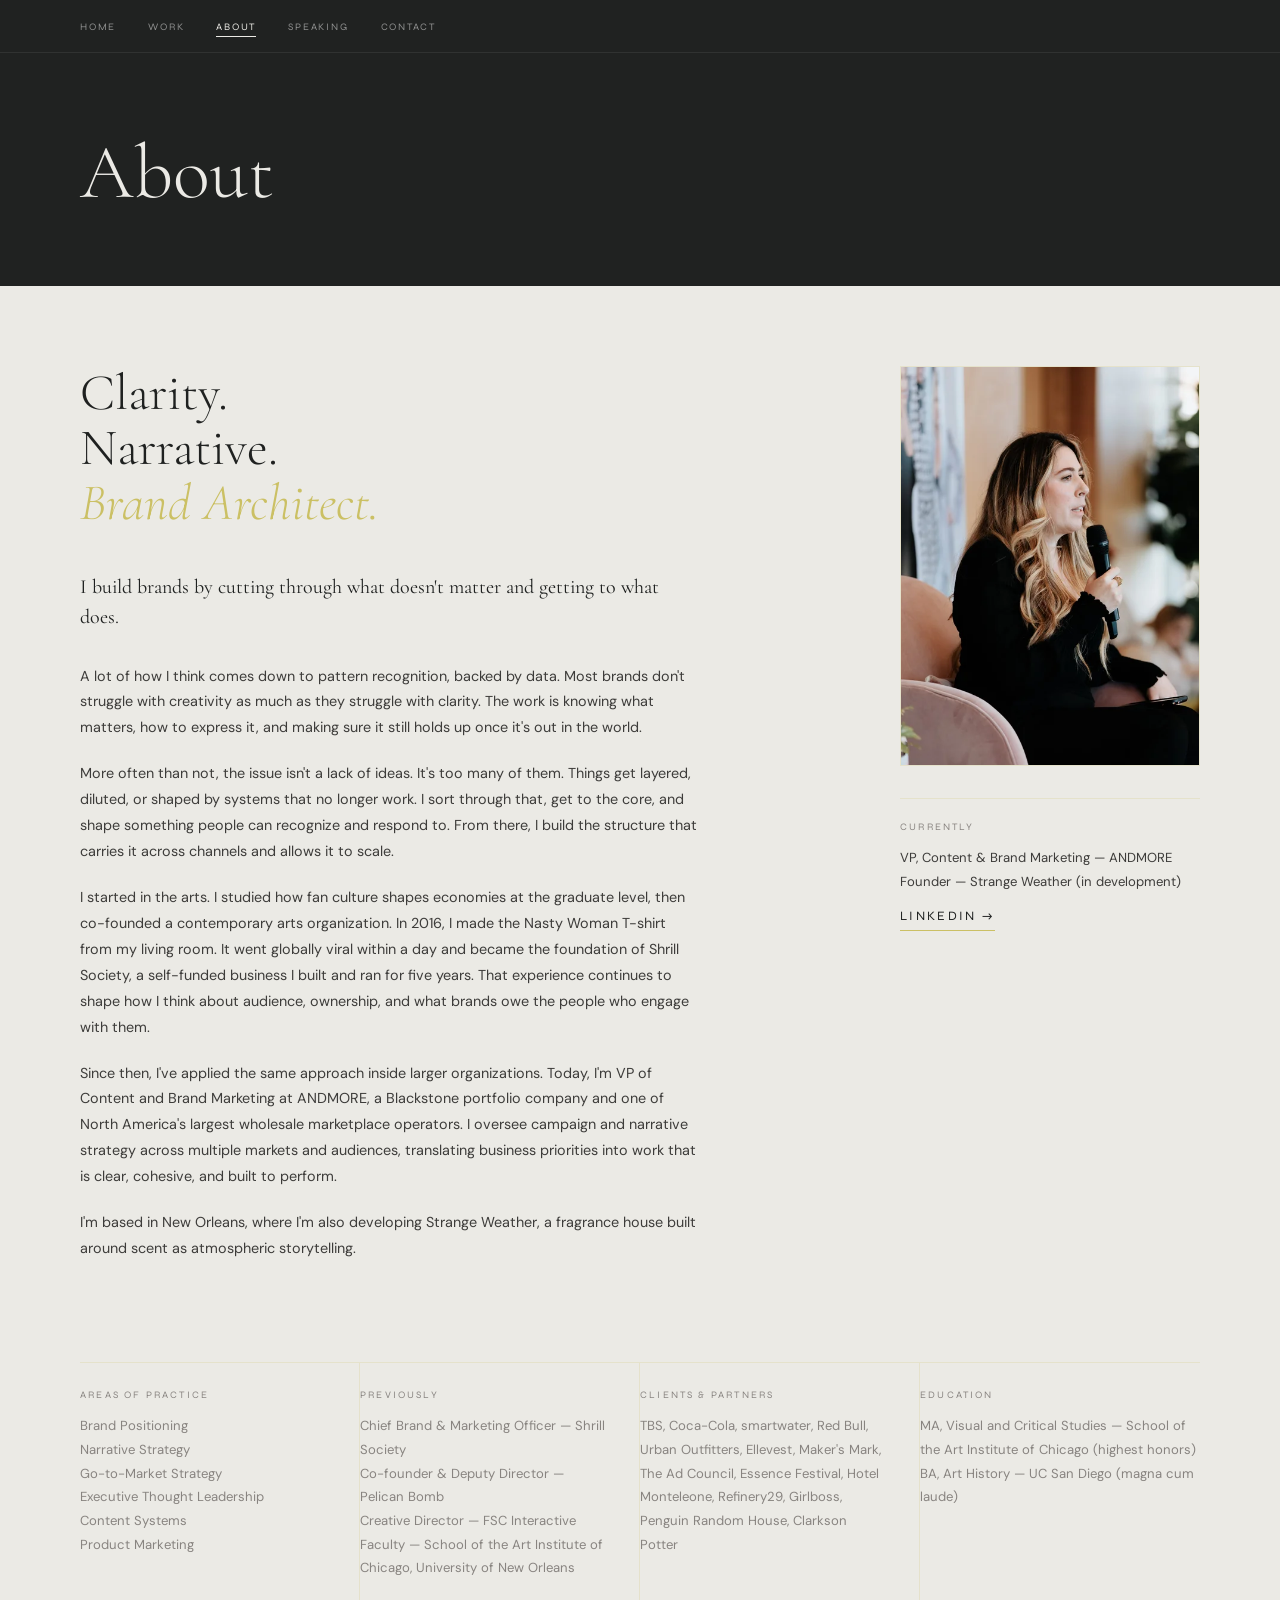
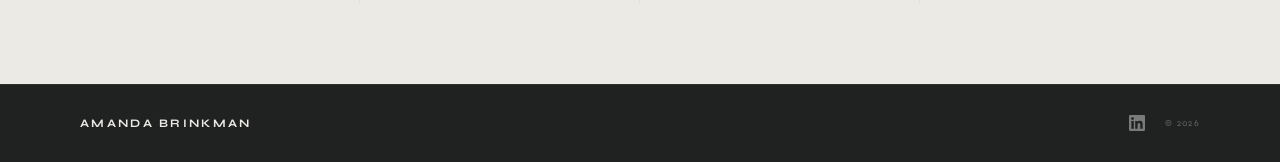
<file: about.html>
<!DOCTYPE html>
<html lang="en">
<head>
  <meta charset="UTF-8">
  <meta name="viewport" content="width=device-width, initial-scale=1.0">
  <title>About — Amanda Brinkman</title>
  <meta name="description" content="Twenty years building brands at the intersection of cultural intelligence, narrative architecture, and commercial strategy.">
  <link rel="preconnect" href="https://fonts.googleapis.com">
  <link rel="preconnect" href="https://fonts.gstatic.com" crossorigin>
  <link href="https://fonts.googleapis.com/css2?family=Cormorant+Garamond:ital,wght@0,300;0,400;0,500;0,600;0,700;1,300;1,400;1,600&family=DM+Sans:wght@300;400;500&family=Syne:wght@400;500;600;700;800&display=swap" rel="stylesheet">
  <link rel="icon" href="favicon.ico">
  <link rel="stylesheet" href="css/style.css">
</head>
<body>

  <nav class="site-nav" role="navigation" aria-label="Main">
    <div class="container nav-inner">
      
      <button class="nav-toggle" aria-label="Toggle navigation" aria-expanded="false">
        <span></span><span></span><span></span>
      </button>
      <ul class="nav-links">
        <li><a href="index.html">Home</a></li>
        <li><a href="work.html">Work</a></li>
        <li><a href="about.html">About</a></li>
        <li><a href="speaking.html">Speaking</a></li>
        <li><a href="contact.html">Contact</a></li>
      </ul>
    </div>
  </nav>

  <header class="page-header">
    <div class="container">
      <h1>About</h1>
    </div>
  </header>

  <main>
    <div class="container">
      <div class="about-grid">

        <!-- LEFT: BIO -->
        <div class="about-body">
          <h2 class="about-heading">Clarity.<br>Narrative.<br><em>Brand Architect.</em></h2>

          <p class="about-lede">I build brands by cutting through what doesn't matter and getting to what does.</p>

          <p>A lot of how I think comes down to pattern recognition, backed by data. Most brands don't struggle with creativity as much as they struggle with clarity. The work is knowing what matters, how to express it, and making sure it still holds up once it's out in the world.</p>

          <p>More often than not, the issue isn't a lack of ideas. It's too many of them. Things get layered, diluted, or shaped by systems that no longer work. I sort through that, get to the core, and shape something people can recognize and respond to. From there, I build the structure that carries it across channels and allows it to scale.</p>

          <p>I started in the arts. I studied how fan culture shapes economies at the graduate level, then co-founded a contemporary arts organization. In 2016, I made the Nasty Woman T-shirt from my living room. It went globally viral within a day and became the foundation of Shrill Society, a self-funded business I built and ran for five years. That experience continues to shape how I think about audience, ownership, and what brands owe the people who engage with them.</p>

          <p>Since then, I've applied the same approach inside larger organizations. Today, I'm VP of Content and Brand Marketing at ANDMORE, a Blackstone portfolio company and one of North America's largest wholesale marketplace operators. I oversee campaign and narrative strategy across multiple markets and audiences, translating business priorities into work that is clear, cohesive, and built to perform.</p>

          <p>I'm based in New Orleans, where I'm also developing Strange Weather, a fragrance house built around scent as atmospheric storytelling.</p>


        </div>

        <!-- RIGHT: PHOTO + CURRENTLY -->
        <aside class="photo-col">

          <div class="about-photo-frame">
            <img src="images/speaking.webp" alt="Amanda Brinkman">
          </div>

          <div class="sidebar-block">
            <span class="label">Currently</span>
            <p>VP, Content &amp; Brand Marketing — ANDMORE<br>Founder — Strange Weather (in development)</p>
            <a href="https://www.linkedin.com/in/amandaleighbrinkman/" target="_blank" rel="noopener" class="cta-link" style="font-size:0.8rem;margin-top:0.75rem;display:inline-block;">LinkedIn →</a>
          </div>

        </aside>

      </div>

      <!-- FULL-WIDTH METADATA STRIP -->
      <div class="about-meta reveal-stagger">
        <div class="about-meta-block">
          <span class="label">Areas of Practice</span>
          <p>Brand Positioning<br>Narrative Strategy<br>Go-to-Market Strategy<br>Executive Thought Leadership<br>Content Systems<br>Product Marketing</p>
        </div>
        <div class="about-meta-block">
          <span class="label">Previously</span>
          <p>Chief Brand &amp; Marketing Officer — Shrill Society<br>Co-founder &amp; Deputy Director — Pelican Bomb<br>Creative Director — FSC Interactive<br>Faculty — School of the Art Institute of Chicago, University of New Orleans</p>
        </div>
        <div class="about-meta-block">
          <span class="label">Clients &amp; Partners</span>
          <p>TBS, Coca-Cola, smartwater, Red Bull, Urban Outfitters, Ellevest, Maker's Mark, The Ad Council, Essence Festival, Hotel Monteleone, Refinery29, Girlboss, Penguin Random House, Clarkson Potter</p>
        </div>
        <div class="about-meta-block">
          <span class="label">Education</span>
          <p>MA, Visual and Critical Studies — School of the Art Institute of Chicago (highest honors)<br>BA, Art History — UC San Diego (magna cum laude)</p>
        </div>
      </div>

    </div>
  </main>

  <footer class="site-footer">
    <div class="container footer-inner">
      <span class="nav-logo">Amanda Brinkman</span>
      <div style="display:flex;align-items:center;gap:1.25rem;">
        <a href="https://www.linkedin.com/in/amandaleighbrinkman/" target="_blank" rel="noopener" aria-label="LinkedIn" style="color:rgba(255,255,255,0.4);display:flex;align-items:center;transition:color 0.2s;" onmouseover="this.style.color='rgba(255,255,255,0.9)'" onmouseout="this.style.color='rgba(255,255,255,0.4)'">
          <svg xmlns="http://www.w3.org/2000/svg" viewBox="0 0 24 24" width="16" height="16" fill="currentColor"><path d="M20.447 20.452h-3.554v-5.569c0-1.328-.027-3.037-1.852-3.037-1.853 0-2.136 1.445-2.136 2.939v5.667H9.351V9h3.414v1.561h.046c.477-.9 1.637-1.85 3.37-1.85 3.601 0 4.267 2.37 4.267 5.455v6.286zM5.337 7.433a2.062 2.062 0 01-2.063-2.065 2.064 2.064 0 112.063 2.065zm1.782 13.019H3.555V9h3.564v11.452zM22.225 0H1.771C.792 0 0 .774 0 1.729v20.542C0 23.227.792 24 1.771 24h20.451C23.2 24 24 23.227 24 22.271V1.729C24 .774 23.2 0 22.222 0h.003z"/></svg>
        </a>
        <p>© 2026</p>
      </div>
    </div>
  </footer>

  <script src="js/nav.js"></script>
  <script src="js/reveal.js"></script>
</body>
</html>
</file>
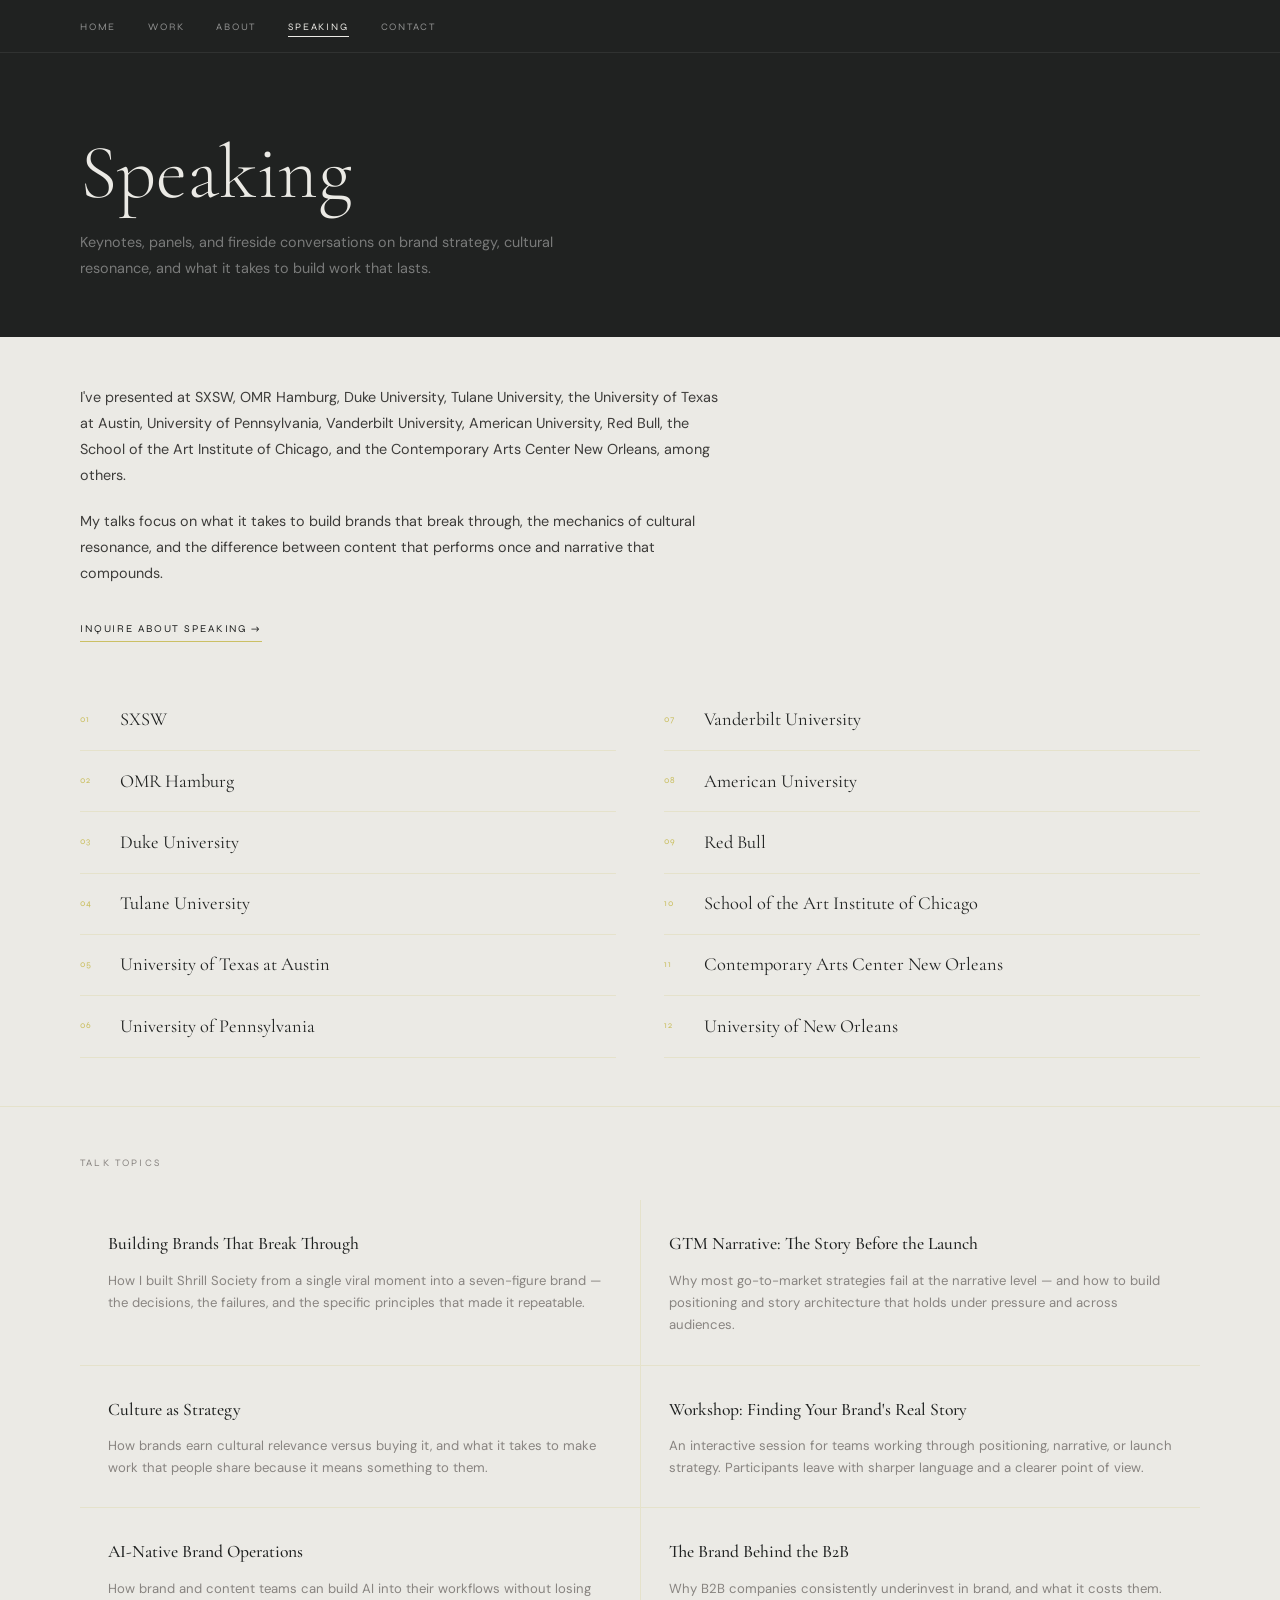
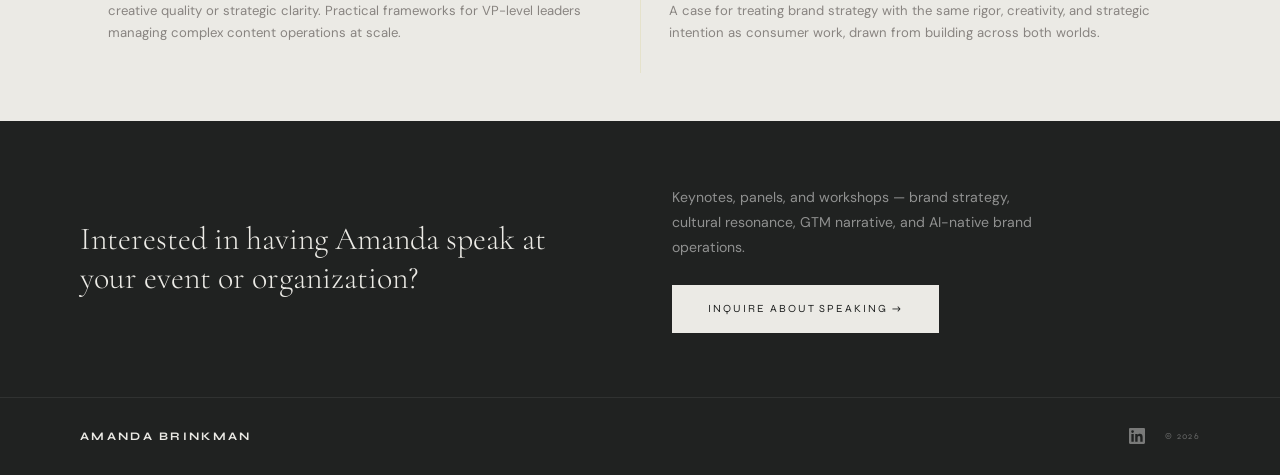
<file: speaking.html>
<!DOCTYPE html>
<html lang="en">
<head>
  <meta charset="UTF-8">
  <meta name="viewport" content="width=device-width, initial-scale=1.0">
  <title>Speaking — Amanda Brinkman</title>
  <meta name="description" content="Keynotes, panels, and workshops at SXSW, OMR Hamburg, Duke, Tulane, Red Bull, and more.">
  <link rel="preconnect" href="https://fonts.googleapis.com">
  <link rel="preconnect" href="https://fonts.gstatic.com" crossorigin>
  <link href="https://fonts.googleapis.com/css2?family=Cormorant+Garamond:ital,wght@0,300;0,400;0,500;0,600;0,700;1,300;1,400;1,600&family=DM+Sans:wght@300;400;500&family=Syne:wght@400;500;600;700;800&display=swap" rel="stylesheet">
  <link rel="icon" href="favicon.ico">
  <link rel="stylesheet" href="css/style.css">
</head>
<body>

  <nav class="site-nav" role="navigation" aria-label="Main">
    <div class="container nav-inner">
      
      <button class="nav-toggle" aria-label="Toggle navigation" aria-expanded="false">
        <span></span><span></span><span></span>
      </button>
      <ul class="nav-links">
        <li><a href="index.html">Home</a></li>
        <li><a href="work.html">Work</a></li>
        <li><a href="about.html">About</a></li>
        <li><a href="speaking.html">Speaking</a></li>
        <li><a href="contact.html">Contact</a></li>
      </ul>
    </div>
  </nav>

  <header class="page-header">
    <div class="container">
      <h1>Speaking</h1>
      <p class="subhead">Keynotes, panels, and fireside conversations on brand strategy, cultural resonance, and what it takes to build work that lasts.</p>
    </div>
  </header>

  <main>

    <section class="speaking-intro">
      <div class="container">
        <p style="max-width:640px;font-size:0.9rem;line-height:1.8;margin-bottom:1.25rem;">I've presented at SXSW, OMR Hamburg, Duke University, Tulane University, the University of Texas at Austin, University of Pennsylvania, Vanderbilt University, American University, Red Bull, the School of the Art Institute of Chicago, and the Contemporary Arts Center New Orleans, among others.</p>
        <p style="max-width:640px;font-size:0.9rem;line-height:1.8;margin-bottom:1.75rem;">My talks focus on what it takes to build brands that break through, the mechanics of cultural resonance, and the difference between content that performs once and narrative that compounds.</p>
        <a href="contact.html" class="cta-link">Inquire about speaking →</a>
      </div>
    </section>

    <section class="venues">
      <div class="container">
        <ul class="venue-list reveal-stagger">
          <li>SXSW</li>
          <li>OMR Hamburg</li>
          <li>Duke University</li>
          <li>Tulane University</li>
          <li>University of Texas at Austin</li>
          <li>University of Pennsylvania</li>
          <li>Vanderbilt University</li>
          <li>American University</li>
          <li>Red Bull</li>
          <li>School of the Art Institute of Chicago</li>
          <li>Contemporary Arts Center New Orleans</li>
          <li>University of New Orleans</li>
        </ul>
      </div>
    </section>

    <section class="topics">
      <div class="container">
        <span class="label" style="margin-bottom:1.75rem;">Talk Topics</span>
        <div class="topics-grid reveal-stagger">
          <div class="topic-card">
            <span class="topic-title">Building Brands That Break Through</span>
            <p class="topic-desc">How I built Shrill Society from a single viral moment into a seven-figure brand — the decisions, the failures, and the specific principles that made it repeatable.</p>
          </div>
          <div class="topic-card">
            <span class="topic-title">GTM Narrative: The Story Before the Launch</span>
            <p class="topic-desc">Why most go-to-market strategies fail at the narrative level — and how to build positioning and story architecture that holds under pressure and across audiences.</p>
          </div>
          <div class="topic-card">
            <span class="topic-title">Culture as Strategy</span>
            <p class="topic-desc">How brands earn cultural relevance versus buying it, and what it takes to make work that people share because it means something to them.</p>
          </div>
          <div class="topic-card">
            <span class="topic-title">Workshop: Finding Your Brand's Real Story</span>
            <p class="topic-desc">An interactive session for teams working through positioning, narrative, or launch strategy. Participants leave with sharper language and a clearer point of view.</p>
          </div>
          <div class="topic-card">
            <span class="topic-title">AI-Native Brand Operations</span>
            <p class="topic-desc">How brand and content teams can build AI into their workflows without losing creative quality or strategic clarity. Practical frameworks for VP-level leaders managing complex content operations at scale.</p>
          </div>
          <div class="topic-card">
            <span class="topic-title">The Brand Behind the B2B</span>
            <p class="topic-desc">Why B2B companies consistently underinvest in brand, and what it costs them. A case for treating brand strategy with the same rigor, creativity, and strategic intention as consumer work, drawn from building across both worlds.</p>
          </div>
        </div>
      </div>
    </section>

  </main>

  <section class="speaking-cta-strip reveal">
    <div class="container">
      <div class="speaking-cta-inner">
        <h3>Interested in having Amanda speak at your event or organization?</h3>
        <div>
          <p style="color:rgba(255,255,255,0.5);font-size:0.88rem;margin-bottom:1.5rem;max-width:380px;">Keynotes, panels, and workshops — brand strategy, cultural resonance, GTM narrative, and AI-native brand operations.</p>
          <a href="contact.html" class="cta-btn">Inquire about speaking →</a>
        </div>
      </div>
    </div>
  </section>

  <footer class="site-footer">
    <div class="container footer-inner">
      <span class="nav-logo">Amanda Brinkman</span>
      <div style="display:flex;align-items:center;gap:1.25rem;">
        <a href="https://www.linkedin.com/in/amandaleighbrinkman/" target="_blank" rel="noopener" aria-label="LinkedIn" style="color:rgba(255,255,255,0.4);display:flex;align-items:center;transition:color 0.2s;" onmouseover="this.style.color='rgba(255,255,255,0.9)'" onmouseout="this.style.color='rgba(255,255,255,0.4)'">
          <svg xmlns="http://www.w3.org/2000/svg" viewBox="0 0 24 24" width="16" height="16" fill="currentColor"><path d="M20.447 20.452h-3.554v-5.569c0-1.328-.027-3.037-1.852-3.037-1.853 0-2.136 1.445-2.136 2.939v5.667H9.351V9h3.414v1.561h.046c.477-.9 1.637-1.85 3.37-1.85 3.601 0 4.267 2.37 4.267 5.455v6.286zM5.337 7.433a2.062 2.062 0 01-2.063-2.065 2.064 2.064 0 112.063 2.065zm1.782 13.019H3.555V9h3.564v11.452zM22.225 0H1.771C.792 0 0 .774 0 1.729v20.542C0 23.227.792 24 1.771 24h20.451C23.2 24 24 23.227 24 22.271V1.729C24 .774 23.2 0 22.222 0h.003z"/></svg>
        </a>
        <p>© 2026</p>
      </div>
    </div>
  </footer>

  <script src="js/nav.js"></script>
  <script src="js/reveal.js"></script>
</body>
</html>
</file>
<file: css/style.css>
/* ============================================================
   AMANDA BRINKMAN — GLOBAL STYLESHEET v2
   ============================================================ */

/* --- VARIABLES --- */
:root {
  --linen:        #EBEAE5;  /* Linen Mist */
  --noir:         #202221;  /* Charcoal */
  --coal:         #292B2A;  /* Charcoal-light — card surfaces */
  --crimson:      #CBC064;  /* Soft Apple — primary accent */
  --crimson-deep: #A8A048;  /* Soft Apple, deeper */
  --crimson-pale: rgba(203, 192, 100, 0.10);
  --cerulean:     #FFB6E3;  /* Baby Pink — strip accent */
  --ivory:        #DDD1C1;  /* Warm Ivory */
  --smoke:        #E3E1E6;  /* Smoke */
  --ink:          #1F2120;
  --ink-mid:      #3D3C3A;
  --ink-light:    #888480;
  --red-border:   rgba(203, 192, 100, 0.20);
  --dark-border:  rgba(255, 255, 255, 0.07);
  --serif:   'Cormorant Garamond', Georgia, serif;
  --sans:    'DM Sans', system-ui, sans-serif;
  --display: 'Syne', system-ui, sans-serif;
  --max-w:   1200px;
  --pad-h:   2.5rem;
  --ease-out-quint: cubic-bezier(0.22, 1, 0.36, 1);
  --ease-out-expo:  cubic-bezier(0.16, 1, 0.3, 1);
}

/* --- KEYFRAMES --- */
@keyframes hero-rise {
  from { opacity: 0; transform: translateY(18px); }
  to   { opacity: 1; transform: none; }
}
@keyframes expand-x {
  from { transform: scaleX(0); }
  to   { transform: scaleX(1); }
}
@keyframes fade-in {
  from { opacity: 0; }
  to   { opacity: 1; }
}

/* --- RESET --- */
*, *::before, *::after { box-sizing: border-box; margin: 0; padding: 0; }
img, video { display: block; max-width: 100%; height: auto; }

/* --- BASE --- */
html { font-size: 16px; scroll-behavior: smooth; }

body {
  background: var(--linen);
  color: var(--ink-mid);
  font-family: var(--sans);
  font-size: 0.9rem;
  line-height: 1.8;
  -webkit-font-smoothing: antialiased;
}

/* --- TYPOGRAPHY --- */
h1, h2, h3, h4 {
  font-family: var(--serif);
  font-weight: 300;
  color: var(--ink);
  line-height: 1.05;
}
h2 { line-height: 1.12; }
h3 { line-height: 1.2; font-weight: 400; }

p { font-family: var(--sans); font-size: 0.9rem; line-height: 1.8; color: var(--ink-mid); }

em { color: var(--crimson); font-style: italic; }

a { color: var(--crimson-deep); text-decoration: none; transition: color 0.2s; }
a:hover { color: var(--ink); }

/* --- LAYOUT --- */
.container {
  max-width: var(--max-w);
  margin-left: auto;
  margin-right: auto;
  padding-left: var(--pad-h);
  padding-right: var(--pad-h);
}

/* --- LABELS --- */
.label {
  font-family: var(--display);
  font-size: 0.62rem;
  letter-spacing: 0.22em;
  text-transform: uppercase;
  color: var(--ink-light);
  display: block;
}
.label-dark {
  color: rgba(255,255,255,0.4);
}

/* --- HAIRLINE --- */
hr { border: none; border-top: 0.5px solid var(--red-border); }
.hr-dark { border-color: var(--dark-border); }

/* --- TAG PILLS --- */
.tag-pill {
  display: inline-block;
  font-family: var(--display);
  font-size: 0.6rem;
  letter-spacing: 0.14em;
  text-transform: uppercase;
  border: 0.5px solid var(--dark-border);
  color: rgba(255,255,255,0.5);
  padding: 0.35rem 0.8rem;
  border-radius: 100px;
}
.tag-pill-light {
  border-color: var(--red-border);
  color: var(--crimson-deep);
}

/* --- CTA BUTTONS --- */
.cta-btn {
  display: inline-block;
  font-family: var(--display);
  font-size: 0.68rem;
  letter-spacing: 0.18em;
  text-transform: uppercase;
  background: var(--linen);
  color: var(--ink);
  padding: 0.9rem 2.25rem;
  border: none;
  transition: background 0.2s, color 0.2s;
}
.cta-btn:hover { background: var(--crimson); color: var(--linen); }

.cta-btn-outline {
  background: transparent;
  border: 0.5px solid var(--dark-border);
  color: rgba(255,255,255,0.85);
}
.cta-btn-outline:hover { background: var(--linen); color: var(--ink); border-color: var(--linen); }

.cta-link {
  display: inline-block;
  font-family: var(--display);
  font-size: 0.65rem;
  letter-spacing: 0.18em;
  text-transform: uppercase;
  color: var(--ink);
  border-bottom: 0.5px solid var(--crimson);
  padding-bottom: 2px;
  transition: color 0.2s, transform 0.2s ease;
}
.cta-link:hover { color: var(--crimson-deep); transform: translateX(4px); }
.cta-link-light {
  color: rgba(255,255,255,0.8);
  border-bottom-color: rgba(169,27,24,0.4);
}
.cta-link-light:hover { color: var(--linen); }

/* ============================================================
   NAVIGATION
   ============================================================ */
.site-nav {
  position: sticky;
  top: 0;
  z-index: 100;
  background: var(--noir);
  border-bottom: 0.5px solid var(--dark-border);
  transition: background 0.35s ease, backdrop-filter 0.35s ease;
}
.site-nav.scrolled {
  background: rgba(32, 34, 33, 0.82);
  backdrop-filter: blur(14px);
  -webkit-backdrop-filter: blur(14px);
}

.nav-inner {
  display: flex;
  justify-content: space-between;
  align-items: center;
  height: 3.25rem;
}

.nav-logo {
  font-family: var(--display);
  font-size: 0.72rem;
  font-weight: 700;
  letter-spacing: 0.2em;
  text-transform: uppercase;
  color: var(--linen);
  text-decoration: none;
  transition: color 0.2s;
}
.nav-logo:hover { color: var(--cerulean); }

.nav-links {
  display: flex;
  gap: 2rem;
  list-style: none;
}

.nav-links a {
  font-family: var(--display);
  font-size: 0.62rem;
  letter-spacing: 0.18em;
  text-transform: uppercase;
  color: rgba(255,255,255,0.5);
  text-decoration: none;
  transition: color 0.2s;
  position: relative;
  padding-bottom: 2px;
}
.nav-links a::after {
  content: '';
  position: absolute;
  bottom: -1px;
  left: 0;
  right: 0;
  height: 0.5px;
  background: var(--linen);
  transform: scaleX(0);
  transform-origin: left;
  transition: transform 0.25s ease;
}
.nav-links a:hover,
.nav-links a.active { color: var(--linen); }
.nav-links a:hover::after,
.nav-links a.active::after { transform: scaleX(1); }

.nav-toggle {
  display: none;
  background: none;
  border: none;
  flex-direction: column;
  gap: 5px;
  padding: 4px;
  cursor: pointer;
}
.nav-toggle span {
  display: block;
  width: 22px;
  height: 0.5px;
  background: var(--linen);
}

/* ============================================================
   HERO — DARK, FULL VIEWPORT
   ============================================================ */
.hero-dark {
  background: var(--noir);
  padding-top: 4rem;
  padding-bottom: 4rem;
  position: relative;
  overflow: hidden;
}

.hero-inner {
  display: flex;
  flex-direction: column;
  text-align: left;
}

.hero-bottom-bar {
  display: flex;
  justify-content: space-between;
  align-items: flex-end;
  gap: 4rem;
  padding-top: 2rem;
  position: relative;
}
.hero-bottom-bar::before {
  content: '';
  position: absolute;
  top: 0; left: 0; right: 0;
  height: 0.5px;
  background: var(--dark-border);
  transform-origin: left;
  animation: expand-x 0.6s var(--ease-out-quint) 0.28s both;
}

.hero-actions {
  display: flex;
  gap: 1.5rem;
  align-items: center;
  flex-shrink: 0;
}

/* Hero staggered entrance */
.hero-line {
  display: inline-block;
  animation: hero-rise 0.65s var(--ease-out-quint) both;
}
.hero-name .hero-line:first-child { animation-delay: 0ms; }
.hero-name em.hero-line            { animation-delay: 90ms; }

.hero-sub {
  animation: hero-rise 0.55s var(--ease-out-quint) 0.42s both;
}
.hero-actions {
  animation: fade-in 0.5s var(--ease-out-quint) 0.58s both;
}

.hero-tags {
  display: flex;
  gap: 0.6rem;
  flex-wrap: wrap;
  margin-bottom: 2rem;
}

.hero-name {
  font-family: var(--serif);
  font-size: clamp(5rem, 11vw, 13rem);
  font-weight: 600;
  color: var(--linen);
  line-height: 0.92;
  letter-spacing: -0.02em;
  margin-bottom: 2.5rem;
}

.hero-name em {
  color: var(--crimson);
  font-style: italic;
}

.hero-sub {
  font-family: var(--sans);
  font-size: 0.9rem;
  color: rgba(255,255,255,0.55);
  line-height: 1.7;
  max-width: 420px;
  margin-bottom: 0;
}


/* ============================================================
   HORIZONTAL TYPE SCROLL
   ============================================================ */
.type-scroll-wrap {
  background: var(--cerulean);
  overflow: hidden;
  padding: 1rem 0;
  user-select: none;
}

.type-scroll-track {
  display: inline-flex;
  gap: 0;
  animation: type-scroll 30s linear infinite;
  white-space: nowrap;
}

.type-scroll-wrap:hover .type-scroll-track {
  animation-play-state: paused;
}

.type-scroll-item {
  font-family: var(--serif);
  font-size: 1.15rem;
  font-weight: 600;
  letter-spacing: 0.04em;
  color: var(--noir);
  padding: 0 1.5rem;
  font-style: italic;
}

.type-scroll-dot {
  font-family: var(--display);
  font-size: 0.5rem;
  color: rgba(24, 23, 23, 0.4);
  align-self: center;
  padding: 0 0.5rem;
}

@keyframes type-scroll {
  from { transform: translateX(0); }
  to   { transform: translateX(-50%); }
}

/* ============================================================
   STATS ROW
   ============================================================ */
.stats-row {
  padding: 4rem 0;
  border-bottom: 0.5px solid var(--red-border);
}

.stats-grid {
  display: grid;
  grid-template-columns: repeat(4, 1fr);
  gap: 0;
}

.stat-item {
  padding: 0 2rem;
  border-right: 0.5px solid var(--red-border);
}
.stat-item:first-child { padding-left: 0; }
.stat-item:last-child  { border-right: none; }

.stat-num {
  font-family: var(--serif);
  font-size: clamp(2.8rem, 4vw, 4rem);
  font-weight: 300;
  color: var(--ink);
  line-height: 1;
  display: block;
  margin-bottom: 0.5rem;
}

.stat-desc {
  font-family: var(--display);
  font-size: 0.6rem;
  letter-spacing: 0.14em;
  text-transform: uppercase;
  color: var(--ink-light);
  line-height: 1.5;
  display: block;
}

/* ============================================================
   PRESS TICKER
   ============================================================ */
.ticker-outer {
  overflow: hidden;
  background: var(--linen);
  border-top: 0.5px solid var(--red-border);
  border-bottom: 0.5px solid var(--red-border);
  padding: 12px 0;
  position: relative;
}
.ticker-outer::before,
.ticker-outer::after {
  content: '';
  position: absolute; top: 0; bottom: 0;
  width: 80px; z-index: 2; pointer-events: none;
}
.ticker-outer::before { left: 0;  background: linear-gradient(to right, var(--linen), transparent); }
.ticker-outer::after  { right: 0; background: linear-gradient(to left,  var(--linen), transparent); }

.ticker-track {
  display: flex;
  animation: ticker 55s linear infinite;
  white-space: nowrap;
}
.ticker-track:hover { animation-play-state: paused; }

.t-item {
  display: inline-flex;
  align-items: center;
  gap: 8px;
  padding: 0 22px;
  border-right: 0.5px solid var(--red-border);
  flex-shrink: 0;
  height: 36px;
}
.t-favicon {
  width: 14px; height: 14px;
  border-radius: 3px;
  object-fit: contain;
  opacity: 0.55;
}
.t-name {
  font-family: var(--display);
  font-size: 0.58rem;
  letter-spacing: 0.12em;
  color: var(--ink-light);
  white-space: nowrap;
}
.t-item:hover .t-name  { color: var(--crimson-deep); }
.t-item:hover .t-favicon { opacity: 0.85; }

@keyframes ticker {
  from { transform: translateX(0); }
  to   { transform: translateX(-50%); }
}

/* ============================================================
   WORK PREVIEW — HOME
   ============================================================ */
.work-preview {
  padding: 5rem 0;
  background: var(--noir);
}

.section-header {
  display: flex;
  justify-content: space-between;
  align-items: baseline;
  margin-bottom: 3rem;
  padding-bottom: 1.5rem;
  border-bottom: 0.5px solid var(--dark-border);
}

.section-heading {
  font-family: var(--serif);
  font-size: clamp(1.8rem, 3vw, 2.4rem);
  font-weight: 300;
  color: var(--linen);
  line-height: 1.1;
}

.work-grid {
  display: grid;
  grid-template-columns: repeat(3, 1fr);
  gap: 1px;
  background: var(--dark-border);
  margin-bottom: 3rem;
}

.work-card {
  background: var(--coal);
  padding: 2.25rem 2rem;
  text-decoration: none;
  display: block;
  transition: background 0.25s, transform 0.25s ease, box-shadow 0.25s ease;
  position: relative;
}
.work-card:hover {
  background: #2A2B2A;
  transform: translateY(-4px);
  box-shadow: 0 12px 32px rgba(0,0,0,0.35);
}

.work-card-tag {
  font-family: var(--display);
  font-size: 0.58rem;
  letter-spacing: 0.16em;
  text-transform: uppercase;
  color: var(--crimson);
  display: block;
  margin-bottom: 1rem;
}

.work-card-title {
  font-family: var(--serif);
  font-size: 1.6rem;
  font-weight: 400;
  color: var(--linen);
  display: block;
  margin-bottom: 1rem;
  line-height: 1.1;
}

.work-card-desc {
  font-family: var(--sans);
  font-size: 0.82rem;
  line-height: 1.75;
  color: rgba(255,255,255,0.4);
}

.work-card-num {
  position: absolute;
  top: 2rem;
  right: 2rem;
  font-family: var(--display);
  font-size: 0.58rem;
  letter-spacing: 0.1em;
  color: rgba(255,255,255,0.15);
}

/* ============================================================
   PAGE HEADER
   ============================================================ */
.page-header {
  background: var(--noir);
  padding: 5rem 0 3.5rem;
}

.page-header .label-dark { margin-bottom: 1.25rem; }

.page-header h1 {
  font-size: clamp(3rem, 6vw, 5.5rem);
  color: var(--linen);
  margin-bottom: 1rem;
}

.page-header .subhead {
  font-family: var(--sans);
  font-size: 0.9rem;
  color: rgba(255,255,255,0.4);
  max-width: 520px;
  line-height: 1.8;
}

.page-header h1 {
  animation: hero-rise 0.65s var(--ease-out-quint) 0.05s both;
}
.page-header .subhead {
  animation: hero-rise 0.55s var(--ease-out-quint) 0.2s both;
}

/* ============================================================
   CASE STUDIES — WORK PAGE
   ============================================================ */
.case-study {
  padding: 3.5rem 0;
  border-bottom: 0.5px solid var(--red-border);
  display: grid;
  grid-template-columns: 200px 1fr;
  gap: 4rem;
}

.case-meta { padding-top: 0.2rem; }

.case-co {
  font-family: var(--serif);
  font-size: 1.3rem;
  font-weight: 500;
  color: var(--ink);
  display: block;
  margin-bottom: 0.4rem;
}

.case-role {
  font-family: var(--display);
  font-size: 0.6rem;
  letter-spacing: 0.12em;
  text-transform: uppercase;
  color: var(--crimson-deep);
  display: block;
  margin-bottom: 0.3rem;
}

.case-years {
  font-family: var(--sans);
  font-size: 0.75rem;
  color: var(--ink-light);
}

.case-body p { font-size: 0.88rem; margin-bottom: 1rem; }
.case-body p:last-of-type { margin-bottom: 0; }

/* Metrics */
.metrics-label {
  font-family: var(--display);
  font-size: 0.62rem;
  font-weight: 700;
  letter-spacing: 0.14em;
  text-transform: uppercase;
  color: var(--crimson);
  margin-top: 2.25rem;
  margin-bottom: 0.5rem;
}

.metrics {
  display: flex;
  gap: 2rem;
  margin-top: 2.25rem;
  flex-wrap: wrap;
}

.metric {
  border-left: 1.5px solid var(--crimson);
  padding-left: 0.85rem;
}

.metric-num {
  font-family: var(--serif);
  font-size: 1.6rem;
  font-weight: 400;
  color: var(--ink);
  line-height: 1;
  display: block;
}

.metric-desc {
  font-family: var(--display);
  font-size: 0.58rem;
  letter-spacing: 0.1em;
  text-transform: uppercase;
  color: var(--ink-light);
  display: block;
  margin-top: 0.2rem;
}

/* Badge */
.badge {
  display: inline-block;
  font-family: var(--display);
  font-size: 0.58rem;
  letter-spacing: 0.12em;
  text-transform: uppercase;
  background: var(--crimson-pale);
  color: var(--crimson-deep);
  border: 0.5px solid var(--red-border);
  padding: 0.3rem 0.75rem;
  margin-top: 1.5rem;
}

/* ============================================================
   ABOUT PAGE
   ============================================================ */
.about-grid {
  padding: 5rem 0;
  display: grid;
  grid-template-columns: 1fr 300px;
  gap: 4rem;
  align-items: start;
}

.about-heading {
  font-size: clamp(2.4rem, 4vw, 3.5rem);
  margin-bottom: 2.5rem;
  line-height: 1.08;
}

.about-body p { margin-bottom: 1.25rem; font-size: 0.9rem; max-width: 62ch; }
.about-lede { font-family: var(--serif); font-size: 1.25rem !important; font-weight: 400; line-height: 1.5; color: var(--ink) !important; margin-bottom: 2rem !important; }

.about-aside {
  margin-top: 3rem;
  padding-top: 2rem;
  border-top: 0.5px solid var(--red-border);
  font-size: 0.8rem;
  color: var(--ink-light);
  font-style: italic;
  line-height: 1.8;
  font-family: var(--sans);
}

/* Sidebar column */
.photo-col {
  padding-top: 0;
}

.about-photo-frame {
  border: 0.5px solid var(--red-border);
  overflow: hidden;
  margin-bottom: 2rem;
  aspect-ratio: 3 / 4;
  position: relative;
}
.about-photo-frame img {
  width: 100%;
  height: 100%;
  object-fit: cover;
  object-position: center top;
  display: block;
  transition: transform 0.5s ease;
}
.about-photo-frame:hover img {
  transform: scale(1.02);
}

.photo-placeholder-lg {
  background: var(--ivory);
  border: 0.5px solid var(--red-border);
  aspect-ratio: 3 / 4;
  display: flex;
  flex-direction: column;
  align-items: center;
  justify-content: center;
  gap: 0.75rem;
  margin-bottom: 2rem;
  overflow: hidden;
  position: relative;
}

.photo-placeholder-lg img,
.photo-placeholder-lg video {
  width: 100%;
  height: 100%;
  object-fit: cover;
  object-position: top;
  position: absolute;
  inset: 0;
}

.photo-placeholder-label {
  font-family: var(--display);
  font-size: 0.58rem;
  letter-spacing: 0.16em;
  text-transform: uppercase;
  color: var(--ink-light);
  position: relative;
  z-index: 1;
}

.sidebar-block {
  border-top: 0.5px solid var(--red-border);
  padding: 1.25rem 0;
}

.sidebar-block .label { margin-bottom: 0.6rem; }

.sidebar-block p {
  font-size: 0.82rem;
  line-height: 1.8;
}

.about-meta {
  display: grid;
  grid-template-columns: repeat(4, 1fr);
  gap: 0;
  border-top: 0.5px solid var(--red-border);
  margin-bottom: 5rem;
}

.about-meta-block {
  padding: 1.5rem 2rem 1.5rem 0;
  border-right: 0.5px solid var(--red-border);
}

.about-meta-block:last-child {
  border-right: none;
  padding-right: 0;
}

.about-meta-block .label { margin-bottom: 0.6rem; display: block; }

.about-meta-block p {
  font-size: 0.82rem;
  line-height: 1.8;
  color: var(--ink-light);
}

/* ============================================================
   SPEAKING PAGE
   ============================================================ */
.speaking-intro { padding: 3rem 0; }

.speaking-grid {
  display: grid;
  grid-template-columns: 1fr 1fr;
  gap: 4rem;
  align-items: start;
}

.venues { padding-bottom: 3rem; }

.venue-grid {
  display: grid;
  grid-template-columns: repeat(4, 1fr);
  gap: 1px;
  background: var(--red-border);
}

.venue-cell {
  background: var(--linen);
  padding: 1.75rem 1.5rem;
  display: flex;
  align-items: center;
  justify-content: center;
  transition: background 0.2s;
}
.venue-cell:hover { background: var(--smoke, #e8e5e0); }

.venue-logo {
  max-height: 36px;
  max-width: 120px;
  width: auto;
  object-fit: contain;
  filter: grayscale(100%);
  opacity: 0.65;
  transition: opacity 0.2s;
  display: block;
}
.venue-cell:hover .venue-logo { opacity: 1; }

.venue-fallback {
  display: none;
  font-family: var(--serif);
  font-size: 0.9rem;
  color: var(--ink-mid);
  text-align: center;
}

.topics { padding: 3rem 0; border-top: 0.5px solid var(--red-border); }
.topics .label { margin-bottom: 1.75rem; }

.topics-grid {
  display: grid;
  grid-template-columns: 1fr 1fr;
  gap: 1px;
  background: var(--red-border);
}

.topic-card {
  background: var(--linen);
  padding: 1.75rem;
  transition: background 0.2s;
}
.topic-card:hover { background: #D9D6CE; }

.topic-title {
  font-family: var(--serif);
  font-size: 1.1rem;
  font-weight: 500;
  color: var(--ink);
  display: block;
  margin-bottom: 0.6rem;
}

.topic-desc { font-size: 0.82rem; line-height: 1.7; color: var(--ink-light); }

.speaking-cta-strip {
  background: var(--noir);
  padding: 4rem 0;
}

.speaking-cta-inner {
  display: grid;
  grid-template-columns: 1fr 1fr;
  gap: 4rem;
  align-items: center;
}

.speaking-cta-inner h3 {
  font-family: var(--serif);
  font-size: clamp(1.6rem, 2.5vw, 2.2rem);
  font-weight: 300;
  color: var(--linen);
  line-height: 1.2;
}

/* ============================================================
   CONTACT PAGE
   ============================================================ */
.contact-grid {
  padding: 5rem 0;
  display: grid;
  grid-template-columns: 1fr 1fr;
  gap: 5rem;
  align-items: start;
}

.contact-heading {
  font-size: clamp(2.2rem, 3.5vw, 3.2rem);
  margin-bottom: 1.5rem;
}

.contact-body { font-size: 0.9rem; margin-bottom: 2.25rem; }

.contact-icons {
  display: flex;
  gap: 1.5rem;
  align-items: center;
}

.contact-icon-link {
  color: var(--ink-mid);
  transition: color 0.2s;
  display: inline-flex;
  align-items: center;
}

.contact-icon-link:hover { color: var(--crimson); }

.contact-links { border-top: 0.5px solid var(--red-border); }

.contact-row {
  display: flex;
  justify-content: space-between;
  align-items: baseline;
  padding: 0.85rem 0;
  border-bottom: 0.5px solid var(--red-border);
}

.contact-row-label {
  font-family: var(--display);
  font-size: 0.65rem;
  letter-spacing: 0.12em;
  text-transform: uppercase;
  color: var(--ink-mid);
}

.contact-row-val {
  font-family: var(--sans);
  font-size: 0.8rem;
  color: var(--ink-light);
}
.contact-row-val a { color: var(--ink-light); }
.contact-row-val a:hover { color: var(--crimson-deep); }

/* Form */
.contact-form { padding-top: 0.5rem; }

.form-field { margin-bottom: 2rem; }

.form-field label {
  display: block;
  font-family: var(--display);
  font-size: 0.6rem;
  letter-spacing: 0.16em;
  text-transform: uppercase;
  color: var(--ink-light);
  margin-bottom: 0.6rem;
}

.form-field input,
.form-field textarea {
  width: 100%;
  background: transparent;
  border: none;
  border-bottom: 0.5px solid var(--ink-light);
  font-family: var(--sans);
  font-size: 0.9rem;
  color: var(--ink);
  padding: 0.5rem 0;
  outline: none;
  border-radius: 0;
  -webkit-appearance: none;
  transition: border-color 0.2s;
}
.form-field input:focus,
.form-field textarea:focus { border-bottom-color: var(--crimson-deep); }
.form-field textarea { resize: vertical; min-height: 100px; }

.form-submit {
  background: var(--ink);
  color: var(--linen);
  font-family: var(--display);
  font-size: 0.65rem;
  letter-spacing: 0.18em;
  text-transform: uppercase;
  border: none;
  border-radius: 0;
  padding: 0.95rem 2.5rem;
  cursor: pointer;
  transition: background 0.2s;
}
.form-submit:hover { background: var(--crimson-deep); }

/* ============================================================
   WRITING PAGE
   ============================================================ */
.writing-intro {
  background: var(--noir);
  padding: 5rem 0 4rem;
}

.writing-intro h1 {
  font-size: clamp(3rem, 6vw, 5.5rem);
  color: var(--linen);
  margin-bottom: 1.25rem;
}

.writing-intro p {
  color: rgba(255,255,255,0.45);
  max-width: 520px;
}

.writing-piece {
  padding: 3rem 0;
  border-bottom: 0.5px solid var(--red-border);
  display: grid;
  grid-template-columns: 140px 1fr;
  gap: 3rem;
  align-items: start;
}

.writing-date {
  font-family: var(--display);
  font-size: 0.6rem;
  letter-spacing: 0.12em;
  text-transform: uppercase;
  color: var(--ink-light);
  padding-top: 0.3rem;
}

.writing-title {
  font-family: var(--serif);
  font-size: 1.75rem;
  font-weight: 300;
  color: var(--ink);
  display: block;
  margin-bottom: 0.75rem;
  line-height: 1.15;
}
.writing-title a { color: var(--ink); border-bottom: 0.5px solid transparent; transition: border-color 0.2s, color 0.2s; }
.writing-title a:hover { color: var(--crimson-deep); border-bottom-color: var(--crimson); }

.writing-dek { font-size: 0.88rem; color: var(--ink-mid); line-height: 1.75; margin-bottom: 1rem; }

.writing-source {
  font-family: var(--display);
  font-size: 0.58rem;
  letter-spacing: 0.14em;
  text-transform: uppercase;
  color: var(--crimson-deep);
}

.writing-cta { padding: 3.5rem 0 4rem; }
.writing-cta p { margin-bottom: 1.5rem; }

/* ============================================================
   ANDMORE IMAGE GRID
   ============================================================ */
.andmore-img-grid {
  display: grid;
  grid-template-columns: repeat(3, 1fr);
  gap: 12px;
  margin-top: 32px;
}
.andmore-img-grid img {
  width: 100%;
  height: 240px;
  object-fit: cover;
  display: block;
  background: var(--linen);
}
@media (max-width: 768px) {
  .andmore-img-grid { grid-template-columns: 1fr; }
}

/* ============================================================
   WORK PAGE — IMAGE GRIDS & SUB-SECTIONS
   ============================================================ */
.work-img-grid {
  display: grid;
  gap: 0.6rem;
  margin: 2rem 0;
}
.work-img-grid.cols-2 { grid-template-columns: 1fr 1fr; }
.work-img-grid.cols-3 { grid-template-columns: 1fr 1fr 1fr; }
.work-img-grid.cols-4 { grid-template-columns: 1fr 1fr 1fr 1fr; }
.work-img-grid img {
  width: 100%;
  display: block;
  aspect-ratio: 4/3;
  object-fit: cover;
  background: var(--linen);
}
.work-img-grid img.tall { aspect-ratio: 3/4; }


.case-subsection {
  margin-top: 2.5rem;
  padding-top: 2rem;
  border-top: 0.5px solid var(--red-border);
}
.case-subsection h3 {
  font-family: var(--serif);
  font-size: 1.25rem;
  font-weight: 600;
  letter-spacing: 0.01em;
  color: var(--ink);
  margin-bottom: 1rem;
}
.subsection-links {
  display: flex;
  gap: 1.5rem;
  flex-wrap: wrap;
  margin-top: 1.25rem;
}


.press-strip {
  display: flex;
  flex-wrap: wrap;
  gap: 0.35rem 1.25rem;
  margin: 1.5rem 0 0;
  padding: 1.25rem 0 0;
  border-top: 0.5px solid var(--red-border);
}
.press-name {
  font-family: var(--sans);
  font-size: 0.68rem;
  font-weight: 500;
  letter-spacing: 0.1em;
  text-transform: uppercase;
  color: var(--ink-light);
}

.pull-quote {
  font-family: var(--serif);
  font-style: italic;
  font-size: clamp(1.3rem, 2.5vw, 1.9rem);
  line-height: 1.3;
  color: var(--ink);
  margin: 2rem 0;
  padding-left: 1.5rem;
  border-left: 2px solid var(--crimson);
}

/* ============================================================
   SPEAKING PAGE — TEXT VENUE LIST & PHOTO
   ============================================================ */
.venue-list {
  columns: 2;
  column-gap: 3rem;
  padding: 0;
  list-style: none;
  margin: 0;
  counter-reset: venue;
}
.venue-list li {
  counter-increment: venue;
  font-family: var(--serif);
  font-size: 1.15rem;
  font-weight: 400;
  color: var(--ink);
  padding: 0.85rem 0 0.85rem 2.5rem;
  border-bottom: 0.5px solid var(--red-border);
  break-inside: avoid;
  position: relative;
  transition: color 0.2s, padding-left 0.2s ease;
  cursor: default;
}
.venue-list li::before {
  content: counter(venue, decimal-leading-zero);
  position: absolute;
  left: 0;
  top: 50%;
  transform: translateY(-50%);
  font-family: var(--display);
  font-size: 0.58rem;
  letter-spacing: 0.12em;
  color: var(--crimson);
  line-height: 1;
}
.venue-list li:hover {
  color: var(--ink);
  padding-left: 3rem;
}
.venue-list li:hover::before {
  color: var(--crimson-deep);
}

.speaking-photo-wrap {
  display: none;
}
.speaking-photo-wrap img {
  width: 100%;
  max-height: 480px;
  object-fit: cover;
  object-position: center top;
  display: block;
}
.speaking-photo-placeholder {
  width: 100%;
  height: 280px;
  background: var(--linen);
  display: flex;
  align-items: center;
  justify-content: center;
  font-family: var(--sans);
  font-size: 0.78rem;
  color: var(--ink-light);
  letter-spacing: 0.05em;
}

/* ============================================================
   SCROLL REVEAL
   ============================================================ */
.reveal {
  opacity: 0;
  transform: translateY(22px);
  transition: opacity 0.55s var(--ease-out-quint),
              transform 0.55s var(--ease-out-quint);
}
.reveal.revealed {
  opacity: 1;
  transform: none;
}

/* Stagger for grid children — applied via .reveal-stagger wrapper */
.reveal-stagger > * {
  opacity: 0;
  transform: translateY(22px);
  transition: opacity 0.55s var(--ease-out-quint),
              transform 0.55s var(--ease-out-quint);
}
.reveal-stagger > *.revealed { opacity: 1; transform: none; }
.reveal-stagger > *:nth-child(2) { transition-delay: 80ms; }
.reveal-stagger > *:nth-child(3) { transition-delay: 160ms; }
.reveal-stagger > *:nth-child(4) { transition-delay: 240ms; }
.reveal-stagger > *:nth-child(5) { transition-delay: 300ms; }
.reveal-stagger > *:nth-child(6) { transition-delay: 360ms; }

/* Section header — animated expand-x divider line */
.section-header {
  border-bottom: none;
  position: relative;
}
.section-header::after {
  content: '';
  position: absolute;
  bottom: 0; left: 0; right: 0;
  height: 0.5px;
  background: var(--dark-border);
  transform-origin: left;
  transform: scaleX(0);
  transition: transform 0.65s var(--ease-out-quint);
}
.section-header.revealed::after { transform: scaleX(1); }

/* ============================================================
   FOOTER
   ============================================================ */
.site-footer {
  background: var(--noir);
  border-top: 0.5px solid var(--dark-border);
  padding: 1.75rem 0;
}

.footer-inner {
  display: flex;
  justify-content: space-between;
  align-items: center;
}

.footer-inner p {
  font-family: var(--display);
  font-size: 0.58rem;
  letter-spacing: 0.14em;
  text-transform: uppercase;
  color: rgba(255,255,255,0.3);
}

/* ============================================================
   MEDIA QUERIES
   ============================================================ */
@media (max-width: 960px) {
  :root { --pad-h: 1.75rem; }

  /* Nav */
  .nav-links {
    display: none;
    flex-direction: column;
    position: absolute;
    top: 3.25rem; left: 0; right: 0;
    background: var(--noir);
    border-bottom: 0.5px solid var(--dark-border);
    padding: 1rem 1.75rem;
    gap: 0;
    z-index: 200;
  }
  .nav-links.open { display: flex; }
  .nav-links.open li { padding: 0.7rem 0; border-bottom: 0.5px solid var(--dark-border); }
  .nav-toggle { display: flex; }
  .site-nav { position: relative; }

  /* Hero */
  .hero-name { font-size: clamp(4rem, 14vw, 8rem); }
  .hero-bottom-bar { flex-direction: column; align-items: flex-start; gap: 1.5rem; }

  /* Stats */
  .stats-grid { grid-template-columns: 1fr 1fr; gap: 2.5rem 0; }
  .stat-item { padding: 0 1.5rem; border-right: 0.5px solid var(--red-border); }
  .stat-item:nth-child(2n) { border-right: none; }

  /* Work */
  .work-grid { grid-template-columns: 1fr; }

  /* Case studies */
  .case-study { grid-template-columns: 1fr; gap: 1.5rem; }

  /* About — stack to single column on mobile */
  .about-grid { grid-template-columns: 1fr; gap: 2.5rem; padding-top: 3rem; }
  .photo-col img { max-height: 420px; object-fit: cover; object-position: center top; width: 100%; }
  .photo-placeholder-lg { aspect-ratio: 4/3; }
  .about-meta { grid-template-columns: repeat(2, 1fr); }
  .about-meta-block:nth-child(2) { border-right: none; padding-right: 0; }
  .about-meta-block:nth-child(3) { border-right: 0.5px solid var(--red-border); padding-right: 2rem; }

  /* Speaking */
  .speaking-grid { grid-template-columns: 1fr; gap: 2rem; }
  .venue-grid { grid-template-columns: 1fr 1fr; }
  .topics-grid { grid-template-columns: 1fr; }
  .speaking-cta-inner { grid-template-columns: 1fr; gap: 2rem; }

  /* Contact */
  .contact-grid { grid-template-columns: 1fr; gap: 3rem; }

  /* Work image grids */
  .work-img-grid.cols-3 { grid-template-columns: 1fr 1fr; }
  .work-img-grid.cols-4 { grid-template-columns: 1fr 1fr; }
  /* Venue list */
  .venue-list { columns: 1; }
  /* Writing */
  .writing-piece { grid-template-columns: 1fr; gap: 0.75rem; }

  /* Section header */
  .section-header { flex-direction: column; gap: 1rem; }

  /* Footer */
  .footer-inner { flex-direction: column; gap: 0.6rem; text-align: center; }
}

@media (max-width: 480px) {
  :root { --pad-h: 1.25rem; }
  .stats-grid { grid-template-columns: 1fr 1fr; }
  .stat-item { border-right: none; padding: 0; }
  .metrics { gap: 1.25rem; }
  .about-meta { grid-template-columns: 1fr; }
  .about-meta-block { border-right: none; padding-right: 0; }
  .about-meta-block:nth-child(3) { border-right: none; padding-right: 0; }
}

/* ============================================================
   REDUCED MOTION
   ============================================================ */
@media (prefers-reduced-motion: reduce) {
  .hero-line,
  .hero-sub,
  .hero-actions,
  .page-header h1,
  .page-header .subhead {
    animation: none !important;
    opacity: 1 !important;
    transform: none !important;
  }
  .hero-bottom-bar::before {
    animation: none !important;
    transform: none !important;
  }
  .reveal,
  .reveal-stagger > * {
    opacity: 1 !important;
    transform: none !important;
    transition: none !important;
  }
  .section-header::after {
    transform: scaleX(1) !important;
    transition: none !important;
  }
  .ticker-track,
  .type-scroll-track {
    animation: none !important;
  }
}
</file>
